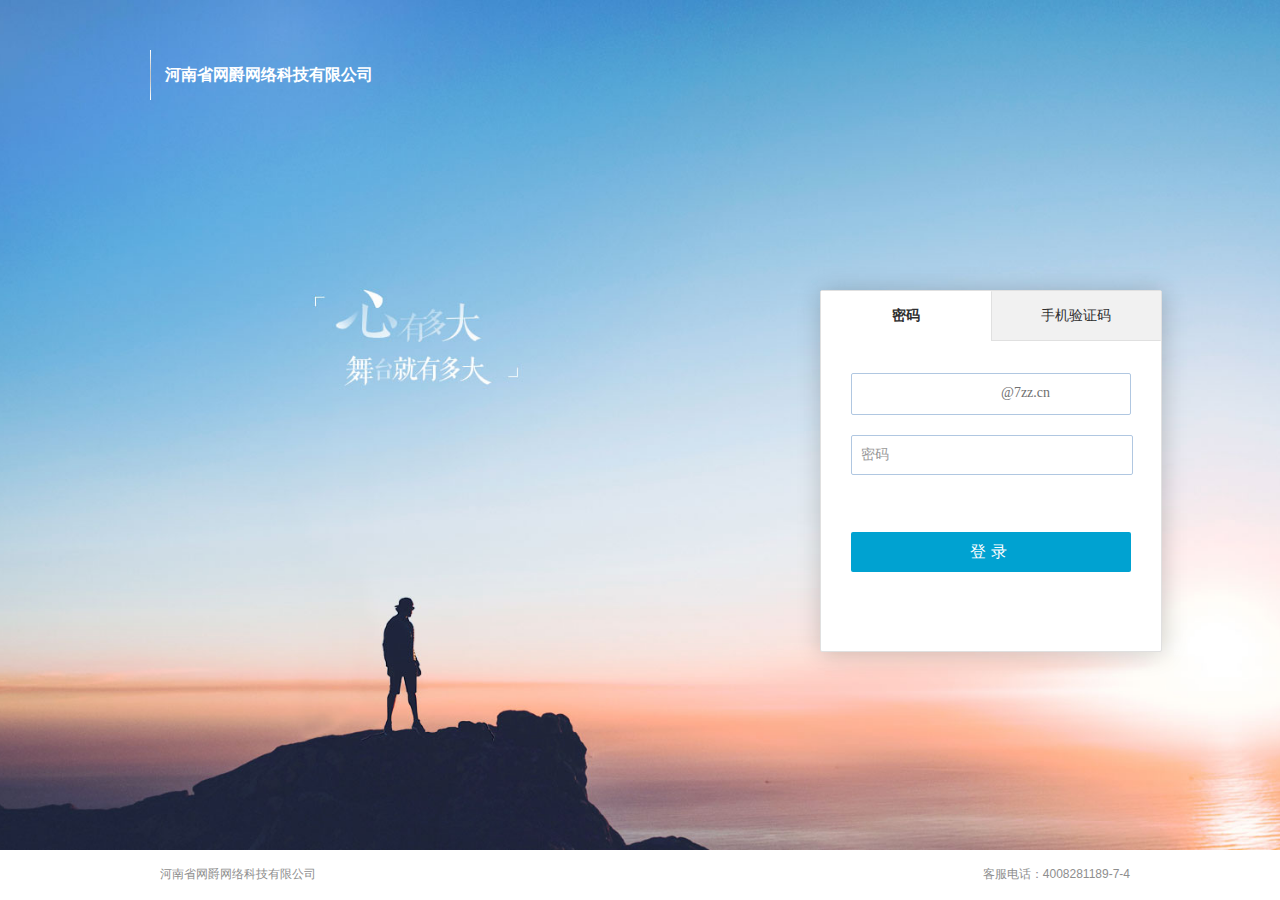
<file: index.html>
<html>
    <head>
        <meta http-equiv="Content-Type" content="text/html;charset=utf-8">
        <meta name="ROBOTS" content="NOINDEX,NOFOLLOW">
        <meta http-equiv="expires" content="0">
        <meta name="keywords" content="21CN 企业邮箱">
        <meta name="description" content="21CN 企业邮箱">
        <title>网爵邮箱</title>
    </head>

    

    <script>
    function SetHeight() {
        //if (document.body.clientHeight > 630 ) {
            document.getElementById("setBodyId").height=document.body.clientHeight;
            document.getElementById("loginPage").height=document.body.clientHeight;
        //} else {
        //    document.getElementById("setBodyId").height=document.documentElement.clientHeight;
        //}
    }
    function Center() {
	    var h1=document.documentElement.clientHeight;
	    var w1=document.documentElement.clientWidth;
	    if (w1>1600) {
	        document.getElementById("loginPage").style.marginLeft="-800px";
	        document.getElementById("loginPage").style.left="50%";
	        document.getElementById("loginPage").style.width="1600px";
	    } else {
	        document.getElementById("loginPage").style.marginLeft="0";
	        document.getElementById("loginPage").style.left="0";
	        document.getElementById("loginPage").style.width="100%";
	    }
	    if (h1>=600) {
	        document.getElementById("loginPage").style.position="absolute";
	        document.getElementById("loginPage").style.top="50%";
	        document.getElementById("loginPage").style.marginTop="-310px";
	    } else {
	        document.getElementById("loginPage").style.position="relative";
	        document.getElementById("loginPage").style.top="0";
	        document.getElementById("loginPage").style.marginTop="0px";
	    }
    }
    // IE8兼容startWith方法
    // if (document.location.href.startsWith("http://mail.chinachant.com")) {
    // 	document.location.href = "https://mail.chinachant.com/";
    // }
    var reg = new RegExp("^" + "http://mail.chinachant.com");
    if (reg.test(document.location.href)) {
    	document.location.href = "https://mail.chinachant.com/";
    }
    reg = new RegExp("^" + "http://mail.davco.cn");
    if (reg.test(document.location.href)) {
        document.location.href = "https://mail.davco.cn/";
    }
    reg = new RegExp("^" + "http://mail.parexgroup.cn");
    if (reg.test(document.location.href)) {
        document.location.href = "https://mail.parexgroup.cn/";
    }
    reg = new RegExp("^" + "http://mail.galc.com.cn");
    if (reg.test(document.location.href)) {
        document.location.href = "https://mail.galc.com.cn/";
    }
    reg = new RegExp("^" + "http://mail.sinhmicro.com.cn");
    if (reg.test(document.location.href)) {
        document.location.href = "https://mail.sinhmicro.com.cn/";
    }
    reg = new RegExp("^" + "http://mail.bestpay.com.cn");
    if (reg.test(document.location.href)) {
        document.location.href = "https://mail.bestpay.com.cn/";
    }
    </script>

    <body style="margin-top:0px;margin-left:0px;margin-right:0px;margin-bottom:0px;overflow-y: hidden;" id="setBodyId" onresize="SetHeight();">
        <iframe frameborder="0" height="100%" width="100%" name="loginPage" id="loginPage" src="toIndiviPage.html"></iframe>
    </body>

</html>
</file>
